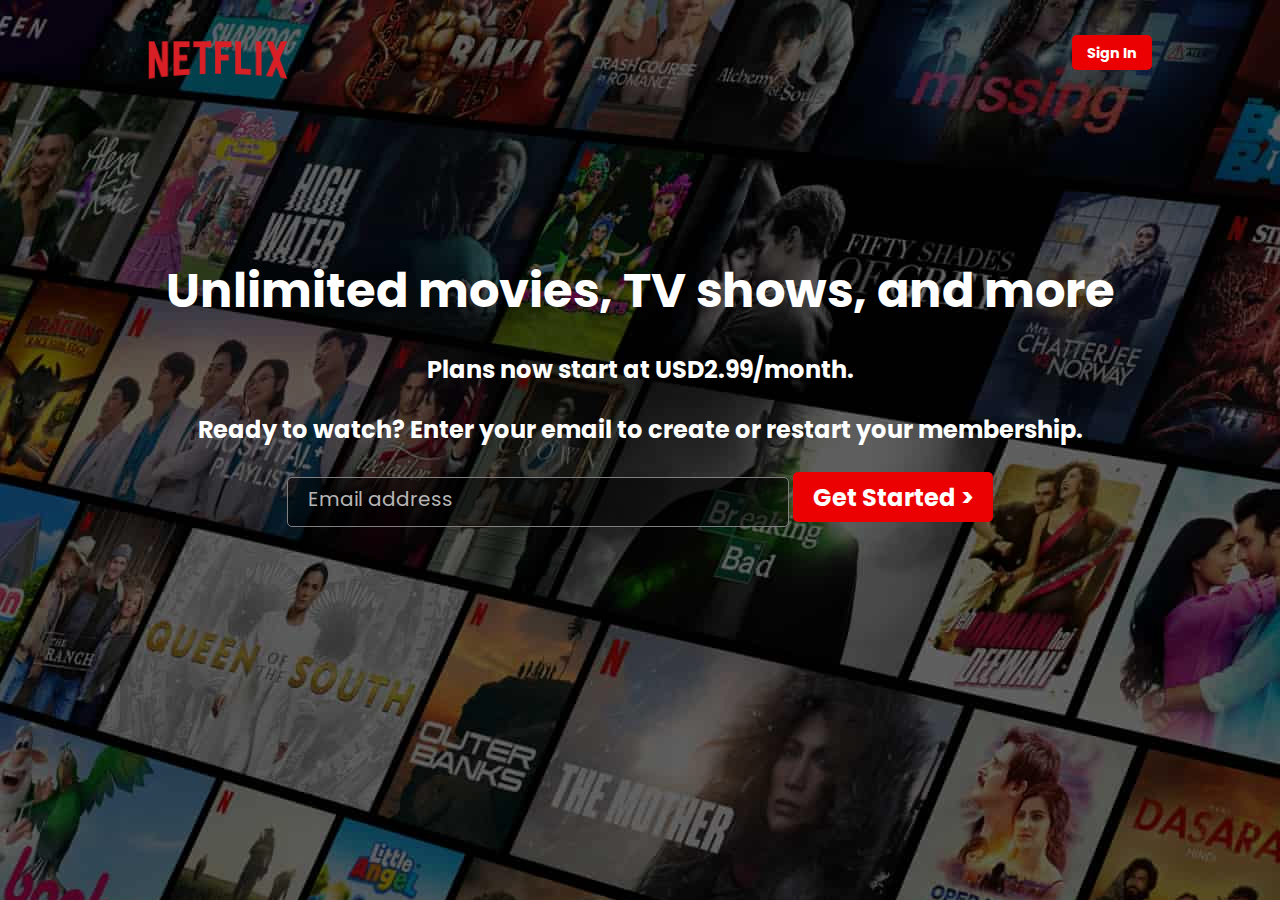
<file: index.html>
<!DOCTYPE html>
<html>
    <head>
        <title>Netfilx Bangladesh</title>
        <link type="x-icon" rel="icon" href="pictures/icon.png">
        <link rel="stylesheet" href="style.css">
    </head>
    <body>
        <header>
            <div class="logo">
                <img src="pictures/logo.png" alt="" height="120px">
            </div>
            <div class="signIn">
                <a href="html/signIn.html">Sign In</a>
            </div>
        </header>
        <div class="main">
            <h1>Unlimited movies, TV shows, and more</h1><br>
            <h2>Plans now start at USD2.99/month.</h2><br>
            <h2>Ready to watch? Enter your email to create or restart your membership.</h2><br>
            <form>
                <input type="email" required placeholder="Email address" id="email">
                <button>Get Started ></button>
            </form>
        </div>
    </body>
</html>
</file>
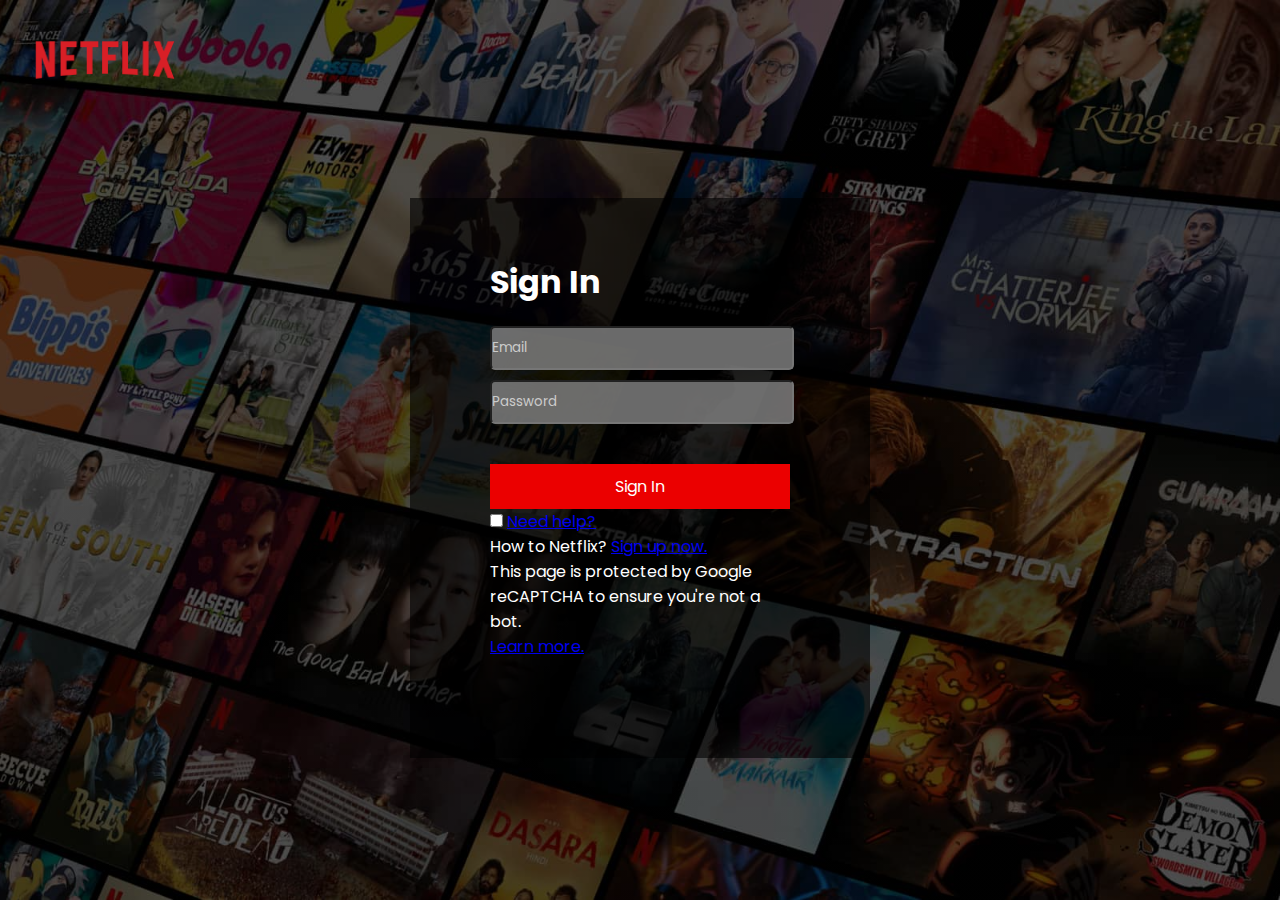
<file: html/signIn.html>
<!DOCTYPE html>
<html>
    <head>
        <title>Netfilx Bangladesh</title>
        <link type="x-icon" rel="icon" href="pictures/icon.png">
        <link rel="stylesheet" href="/css/signIn.css">
    </head>
    <body>
    <div class="container">
        <div class="logo">
            <img src="/pictures/logo.png">
        </div>
        <div class="box">
            <h2>Sign In</h2>
            <form action="#">
                <input type="email" required id="email" placeholder="Email"><br>
                <input type="password" required id="password" placeholder="Password"><br><br>
                <a href="#" class="signIn">Sign In</a>
                <input type="checkbox">
                <a href="#">Need help?</a>
            </form>
            <footer>
                How to Netflix? <a href="#">Sign up now.</a>
                <p>This page is protected by Google reCAPTCHA to ensure you're not a bot.</p>
                <a href="#">Learn more.</a>
            </footer>    
        </div>
    </div>
    </body>
</html>
</file>
<file: style.css>
@import url('https://fonts.googleapis.com/css2?family=Poppins:wght@600&display=swap');
* {
    margin: 0;
    padding: 0;
    font-family: 'Poppins', sans-serif;
}

body{
    background-color: black;
    color: white;
    width: 100%;
    height: 100vh;
    background-image: linear-gradient(rgba(0,0,0,0.5), rgba(0,0,0,0.5)) ,url(pictures/background.jpg);
}


header{
    margin-left: 10%;
    margin-right: 10%;
    padding: 0;
    display: flex;
}

.signIn{
    height: 25px;
    width: 80px;
    background-color: rgb(235, 1, 1);
    border-radius: 5px;
    text-align: center;
    padding-top: 5px;
    padding-bottom: 5px;
    margin-top: 35px;
    margin-left:auto;
    cursor: pointer;
}

.signIn:hover{
    background-color: rgb(180, 2, 2);
}

.signIn a{
    text-decoration: none;
    color: white;
    font-weight: bold;
    font-size: .9em;
}

.main{
    text-align: center;
    margin-top: 10%;
}

h1{
    font-size: 3em;
}

form button{
    height: 50px;
    width: 200px;
    background-color: rgb(235, 1, 1);
    border-radius: 5px;
    border: none;
    cursor: pointer;
    color: white;
    font-size: 1.5em;
    font-weight: bold;
}

#email{
    height: 48px;
    width: 500px;
    border: 1px solid grey;
    border-radius: 5px;
    background: rgba(0,0,0,0.5);
}

#email::placeholder{
    font-size: 20px;
    padding-left: 20px;
    color: rgb(182, 182, 182);
}
</file>
<file: css/signIn.css>
@import url('https://fonts.googleapis.com/css2?family=Poppins:wght@600&display=swap');
:root{
    --white: #ffffff;
    --red: #eb0000;
    --orange: #ff7b00f5;
    --grey: #cccccc;
    --blue: #0f00e2;
    --darkGrey: #797979e0;
}
* {
    margin: 0;
    padding: 0;
    font-family: 'Poppins', sans-serif;
}

.container{
    margin: 0;
    padding: 0;
    display: flex;
    justify-content: center;
    align-items: center;
    background-image: linear-gradient(rgba(0,0,0,0.6), rgba(0,0,0,0.6)), url(/pictures/netflixSignIn.jpg);
    background-position: center;
    background-repeat: no-repeat;
    background-size: cover;
    width: 100%;
    height: 100vh;
}
.logo img{
    position: absolute;
    height: 120px;
    top: 0px;
    left: 15px;
}
.box{
    height: 400px;
    width: 300px;
    margin-top: 55px;
    background-color: rgba(0,0,0,0.6);
    padding: 80px;
    color: var(--white);
}
h2{
    position: relative;
    top: -20px;
    font-size: 2em;
}
#email{
    position: relative;
    width: 100%;
    height: 40px;
    margin-bottom: 10px;
    background-color: var(--darkGrey);
    border-radius: 5px;
}
#password{
    position: relative;
    width: 100%;
    height: 40px;
    margin-bottom: 15px;
    background-color: var(--darkGrey);
    border-radius: 5px;
}
.signIn{
    display: block;
    width: 100%;
    background-color: var(--red);
    text-decoration: none;
    color: var(--white);
    text-align: center;
    padding-top: 10px;
    padding-bottom: 10px;
}
::placeholder{
    color: var(--grey);
}
</file>
